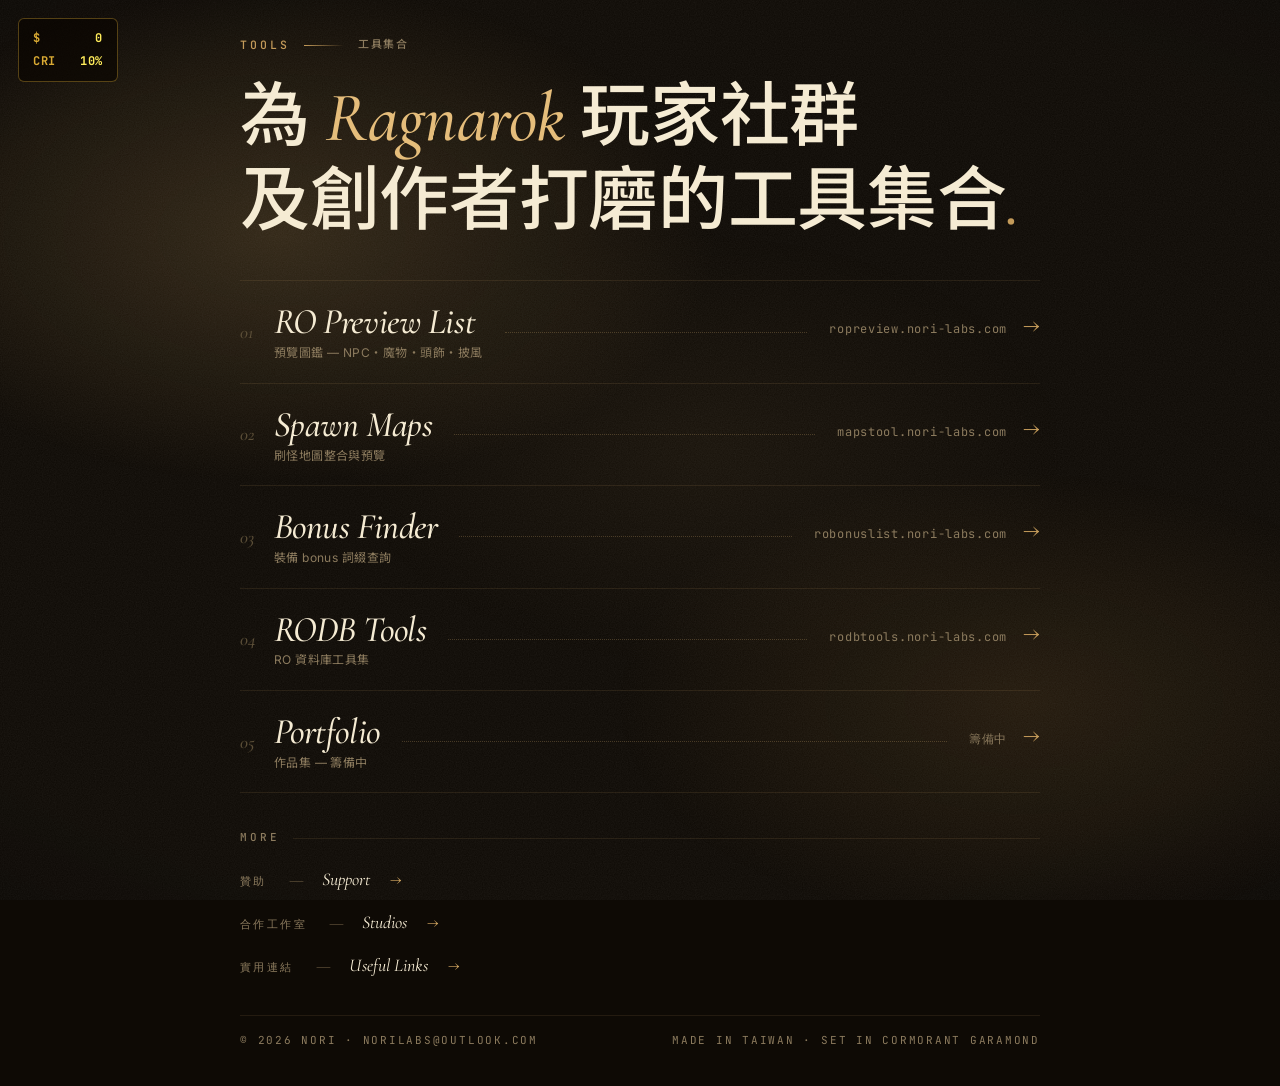
<file: index.html>
<!DOCTYPE html>
<html lang="zh-TW">
<head>
  <meta charset="UTF-8" />
  <meta name="viewport" content="width=device-width, initial-scale=1, viewport-fit=cover" />
  <title>Nori Tools</title>
  <meta name="description" content="Nori 打磨的小工具集合。" />

  <link rel="icon" href="./favicon.ico" type="image/x-icon" />
  <link rel="shortcut icon" href="./favicon.ico" type="image/x-icon" />

  <link rel="preconnect" href="https://fonts.googleapis.com" />
  <link rel="preconnect" href="https://fonts.gstatic.com" crossorigin />
  <link
    href="https://fonts.googleapis.com/css2?family=Cormorant+Garamond:ital,wght@0,400;0,500;1,400;1,500;1,600&family=Inter:wght@400;500&family=JetBrains+Mono:wght@400;500&family=Noto+Sans+TC:wght@400;500;600&family=Noto+Serif+TC:ital,wght@0,500;0,600;1,500&display=swap"
    rel="stylesheet"
  />

  <link rel="stylesheet" href="./styles.css" />
</head>
<body>
  <main class="page">

    <header class="masthead">
      <p class="kicker-line">
        <span class="kicker-line__mark">Tools</span>
        <span class="kicker-line__rule" aria-hidden="true"></span>
        <span class="kicker-line__cn">工具集合</span>
      </p>
      <h1 class="tagline">
        為 <em class="tagline__hi">Ragnarok</em> 玩家社群<br />
        及創作者打磨的工具集合<span class="tagline__dot">.</span>
      </h1>
    </header>

    <ul class="tool-list">
      <li class="tool-row">
        <a href="https://ropreview.nori-labs.com" target="_blank" rel="noopener noreferrer">
          <span class="tool-row__no" aria-hidden="true">01</span>
          <span class="tool-row__title">
            <span class="tool-row__name"><em>RO Preview List</em></span>
            <span class="tool-row__cn">預覽圖鑑 — NPC・魔物・頭飾・披風</span>
          </span>
          <span class="tool-row__leader" aria-hidden="true"></span>
          <span class="tool-row__sub">ropreview.nori-labs.com</span>
          <span class="tool-row__arrow">→</span>
        </a>
      </li>
      <li class="tool-row">
        <a href="https://mapstool.nori-labs.com" target="_blank" rel="noopener noreferrer">
          <span class="tool-row__no" aria-hidden="true">02</span>
          <span class="tool-row__title">
            <span class="tool-row__name"><em>Spawn Maps</em></span>
            <span class="tool-row__cn">刷怪地圖整合與預覽</span>
          </span>
          <span class="tool-row__leader" aria-hidden="true"></span>
          <span class="tool-row__sub">mapstool.nori-labs.com</span>
          <span class="tool-row__arrow">→</span>
        </a>
      </li>
      <li class="tool-row">
        <a href="https://robonuslist.nori-labs.com" target="_blank" rel="noopener noreferrer">
          <span class="tool-row__no" aria-hidden="true">03</span>
          <span class="tool-row__title">
            <span class="tool-row__name"><em>Bonus Finder</em></span>
            <span class="tool-row__cn">裝備 bonus 詞綴查詢</span>
          </span>
          <span class="tool-row__leader" aria-hidden="true"></span>
          <span class="tool-row__sub">robonuslist.nori-labs.com</span>
          <span class="tool-row__arrow">→</span>
        </a>
      </li>
      <li class="tool-row">
        <a href="https://rodbtools.nori-labs.com" target="_blank" rel="noopener noreferrer">
          <span class="tool-row__no" aria-hidden="true">04</span>
          <span class="tool-row__title">
            <span class="tool-row__name"><em>RODB Tools</em></span>
            <span class="tool-row__cn">RO 資料庫工具集</span>
          </span>
          <span class="tool-row__leader" aria-hidden="true"></span>
          <span class="tool-row__sub">rodbtools.nori-labs.com</span>
          <span class="tool-row__arrow">→</span>
        </a>
      </li>
      <li class="tool-row">
        <a href="./portfolio.html">
          <span class="tool-row__no" aria-hidden="true">05</span>
          <span class="tool-row__title">
            <span class="tool-row__name"><em>Portfolio</em></span>
            <span class="tool-row__cn">作品集 — 籌備中</span>
          </span>
          <span class="tool-row__leader" aria-hidden="true"></span>
          <span class="tool-row__sub">籌備中</span>
          <span class="tool-row__arrow">→</span>
        </a>
      </li>
    </ul>

    <section class="meta-stack" aria-label="其他連結">

      <p class="meta-stack__head">
        <span class="meta-stack__head-mark">More</span>
        <span class="meta-stack__head-rule" aria-hidden="true"></span>
      </p>

      <div class="meta-line">
        <span class="meta-line__label">贊助</span>
        <span class="meta-line__sep">—</span>
        <a class="meta-link" href="./donate.html">Support</a>
        <span class="meta-link__arrow" aria-hidden="true">→</span>
      </div>

      <div class="meta-line">
        <span class="meta-line__label">合作工作室</span>
        <span class="meta-line__sep">—</span>
        <a class="meta-link" href="./studios.html">Studios</a>
        <span class="meta-link__arrow" aria-hidden="true">→</span>
      </div>

      <div class="meta-line">
        <span class="meta-line__label">實用連結</span>
        <span class="meta-line__sep">—</span>
        <a class="meta-link" href="./links.html">Useful Links</a>
        <span class="meta-link__arrow" aria-hidden="true">→</span>
      </div>

    </section>

    <footer class="colophon">
      <p>© 2026 Nori · norilabs@outlook.com</p>
      <p>Made in Taiwan · Set in Cormorant Garamond</p>
    </footer>

  </main>

  <script src="./cursor.js" defer></script>
  <script src="./poring.js" defer></script>
</body>
</html>
</file>
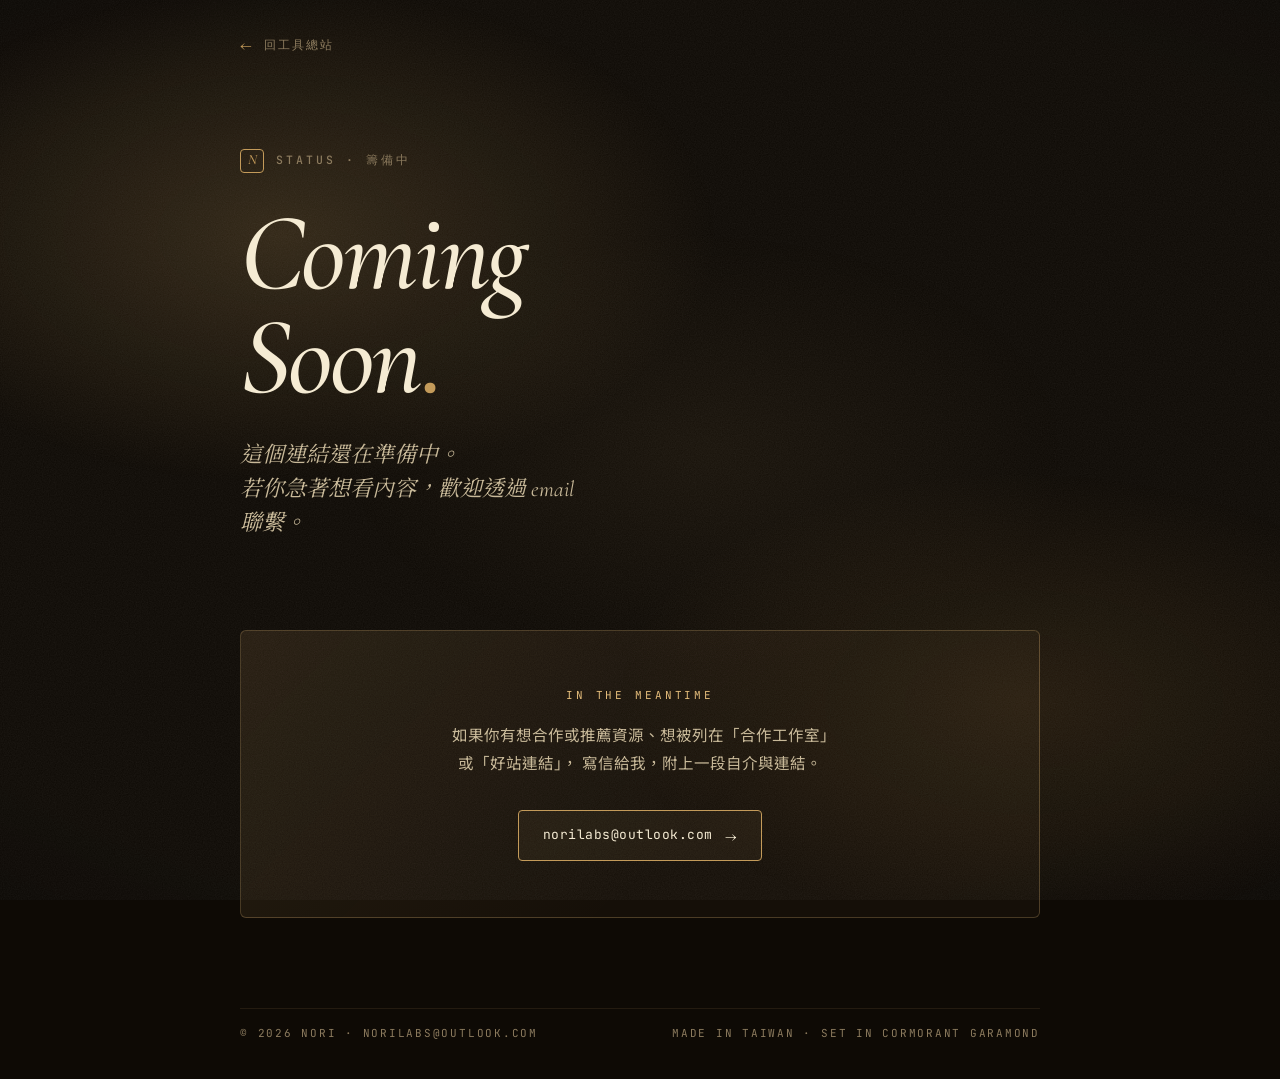
<file: coming-soon.html>
<!DOCTYPE html>
<html lang="zh-TW">
<head>
  <meta charset="UTF-8" />
  <meta name="viewport" content="width=device-width, initial-scale=1, viewport-fit=cover" />
  <title>Coming Soon · Nori Tools</title>
  <meta name="description" content="這個連結還在準備中。" />

  <link rel="icon" href="./favicon.ico" type="image/x-icon" />
  <link rel="shortcut icon" href="./favicon.ico" type="image/x-icon" />

  <link rel="preconnect" href="https://fonts.googleapis.com" />
  <link rel="preconnect" href="https://fonts.gstatic.com" crossorigin />
  <link
    href="https://fonts.googleapis.com/css2?family=Cormorant+Garamond:ital,wght@0,400;0,500;1,400;1,500;1,600&family=Inter:wght@400;500&family=JetBrains+Mono:wght@400;500&family=Noto+Sans+TC:wght@400;500&family=Noto+Serif+TC:ital,wght@0,500;1,500&display=swap"
    rel="stylesheet"
  />

  <link rel="stylesheet" href="./styles.css" />
</head>
<body>
  <main class="page">

    <a href="./" class="back-link">
      <span class="back-link__arrow">←</span>
      <span>回工具總站</span>
    </a>

    <header class="masthead">
      <p class="kicker">
        <span class="kicker__mark">N</span>
        Status · 籌備中
      </p>
      <h1 class="title"><em>Coming<br />Soon<span class="title__dot">.</span></em></h1>
      <p class="lede">
        這個連結還在準備中。<br />
        若你急著想看內容，歡迎透過 email 聯繫。
      </p>
    </header>

    <section class="donate-empty" aria-label="聯絡">
      <p class="donate-empty__kicker">In the meantime</p>
      <p class="donate-empty__desc">
        如果你有想合作或推薦資源、想被列在「合作工作室」或「好站連結」，
        寫信給我，附上一段自介與連結。
      </p>
      <a href="mailto:norilabs@outlook.com" class="donate-empty__email">
        <span>norilabs@outlook.com</span>
        <span class="donate-empty__email-arrow">→</span>
      </a>
    </section>

    <footer class="colophon">
      <p>© 2026 Nori · norilabs@outlook.com</p>
      <p>Made in Taiwan · Set in Cormorant Garamond</p>
    </footer>

  </main>
  <script src="./cursor.js" defer></script>
</body>
</html>
</file>
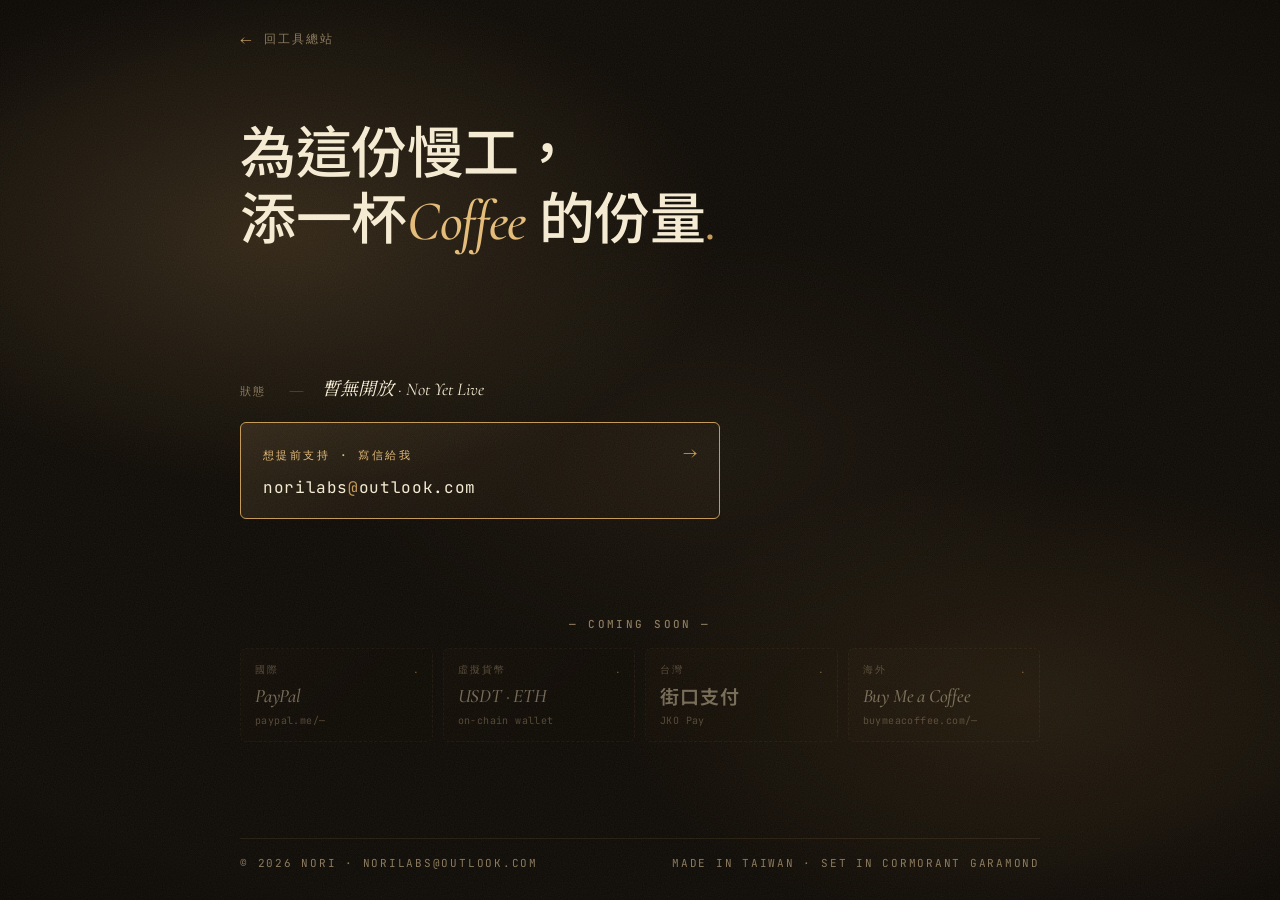
<file: donate.html>
<!DOCTYPE html>
<html lang="zh-TW">
<head>
  <meta charset="UTF-8" />
  <meta name="viewport" content="width=device-width, initial-scale=1, viewport-fit=cover" />
  <title>贊助 · Nori Tools</title>
  <meta name="description" content="支持 Nori Tools 的贊助方式。" />

  <link rel="icon" href="./favicon.ico" type="image/x-icon" />
  <link rel="shortcut icon" href="./favicon.ico" type="image/x-icon" />

  <link rel="preconnect" href="https://fonts.googleapis.com" />
  <link rel="preconnect" href="https://fonts.gstatic.com" crossorigin />
  <link
    href="https://fonts.googleapis.com/css2?family=Cormorant+Garamond:ital,wght@0,400;0,500;1,400;1,500;1,600&family=Inter:wght@400;500&family=JetBrains+Mono:wght@400;500&family=Noto+Sans+TC:wght@400;500;600;700&family=Noto+Serif+TC:ital,wght@0,500;1,500&display=swap"
    rel="stylesheet"
  />

  <link rel="stylesheet" href="./styles.css" />
</head>
<body>
  <main class="page page--dense">

    <header class="masthead masthead--compact">
      <a href="./" class="back-link">
        <span class="back-link__arrow">←</span>
        <span>回工具總站</span>
      </a>
      <h1 class="tagline tagline--compact">
        為這份慢工，<br />
        添一杯<em class="tagline__hi">Coffee</em> 的份量<span class="tagline__dot">.</span>
      </h1>
    </header>

    <section class="donate-status donate-status--tight">

      <div class="meta-line">
        <span class="meta-line__label">狀態</span>
        <span class="meta-line__sep">—</span>
        <span class="meta-link" style="font-style: italic;">暫無開放 · Not Yet Live</span>
      </div>

      <a href="mailto:norilabs@outlook.com" class="donate-cta">
        <span class="donate-cta__top">
          <span class="donate-cta__cat">想提前支持 · 寫信給我</span>
          <span class="donate-cta__arrow">→</span>
        </span>
        <span class="donate-cta__addr">norilabs<span class="donate-cta__at">@</span>outlook.com</span>
      </a>

    </section>

    <section class="coming-soon-grid" aria-label="未來贊助管道">
      <p class="meta-line__label coming-soon-grid__heading">— Coming Soon —</p>
      <div class="link-tile-grid link-tile-grid--dense">

        <div class="link-tile link-tile--soon">
          <div class="link-tile__top"><span class="link-tile__cat">國際</span><span class="link-tile__arrow">·</span></div>
          <h2 class="link-tile__name"><em>PayPal</em></h2>
          <span class="link-tile__url">paypal.me/—</span>
        </div>

        <div class="link-tile link-tile--soon">
          <div class="link-tile__top"><span class="link-tile__cat">虛擬貨幣</span><span class="link-tile__arrow">·</span></div>
          <h2 class="link-tile__name"><em>USDT &middot; ETH</em></h2>
          <span class="link-tile__url">on-chain wallet</span>
        </div>

        <div class="link-tile link-tile--soon">
          <div class="link-tile__top"><span class="link-tile__cat">台灣</span><span class="link-tile__arrow">·</span></div>
          <h2 class="link-tile__name link-tile__name--cjk"><em>街口支付</em></h2>
          <span class="link-tile__url">JKO Pay</span>
        </div>

        <div class="link-tile link-tile--soon">
          <div class="link-tile__top"><span class="link-tile__cat">海外</span><span class="link-tile__arrow">·</span></div>
          <h2 class="link-tile__name"><em>Buy Me a Coffee</em></h2>
          <span class="link-tile__url">buymeacoffee.com/—</span>
        </div>

      </div>
    </section>

    <footer class="colophon">
      <p>© 2026 Nori · norilabs@outlook.com</p>
      <p>Made in Taiwan · Set in Cormorant Garamond</p>
    </footer>

  </main>
  <script src="./cursor.js" defer></script>
</body>
</html>
</file>
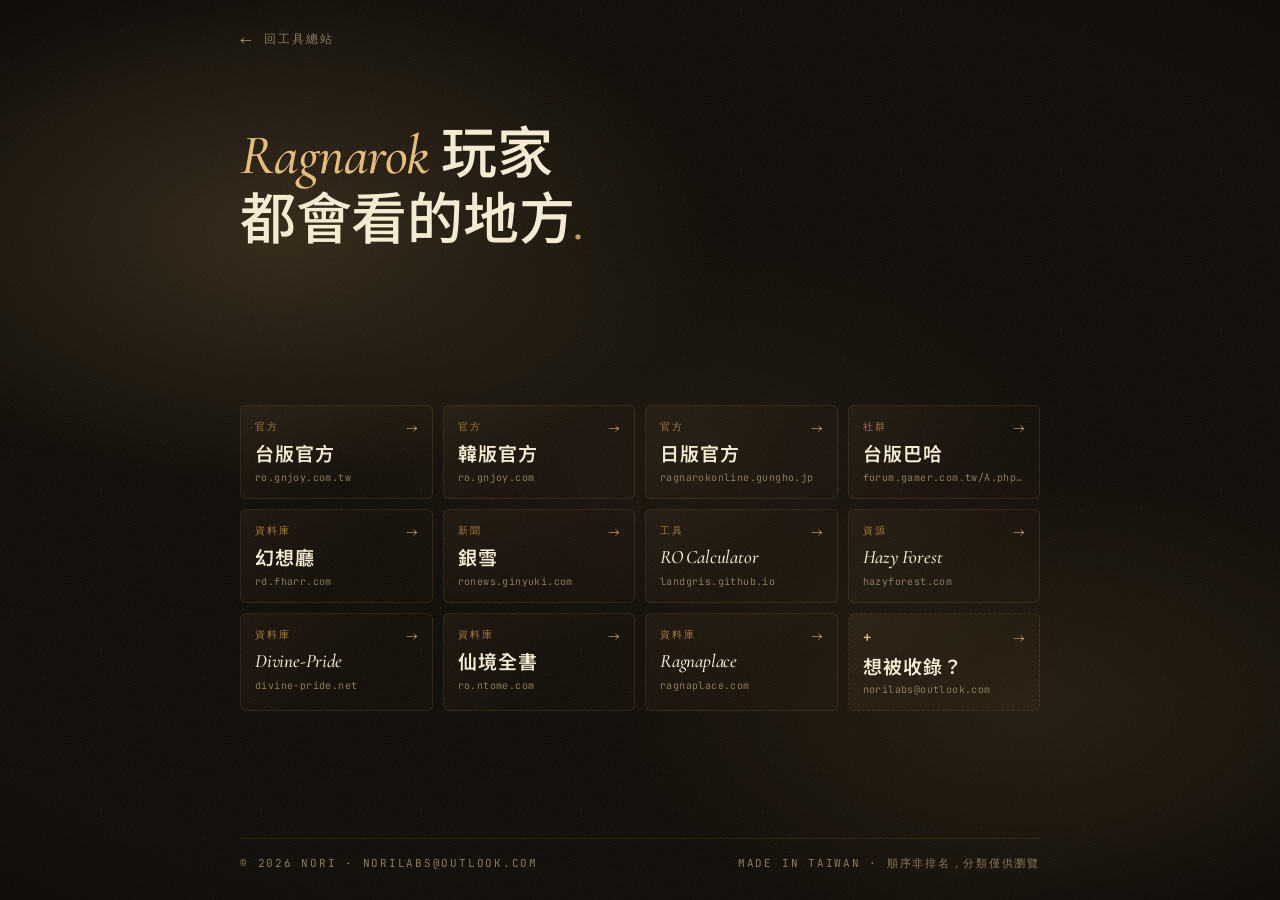
<file: links.html>
<!DOCTYPE html>
<html lang="zh-TW">
<head>
  <meta charset="UTF-8" />
  <meta name="viewport" content="width=device-width, initial-scale=1, viewport-fit=cover" />
  <title>實用連結 · Nori Tools</title>
  <meta name="description" content="Nori Tools 推薦的實用連結。" />

  <link rel="icon" href="./favicon.ico" type="image/x-icon" />
  <link rel="shortcut icon" href="./favicon.ico" type="image/x-icon" />

  <link rel="preconnect" href="https://fonts.googleapis.com" />
  <link rel="preconnect" href="https://fonts.gstatic.com" crossorigin />
  <link
    href="https://fonts.googleapis.com/css2?family=Cormorant+Garamond:ital,wght@0,400;0,500;1,400;1,500;1,600&family=Inter:wght@400;500&family=JetBrains+Mono:wght@400;500&family=Noto+Sans+TC:wght@400;500;600;700&family=Noto+Serif+TC:ital,wght@0,500;1,500&display=swap"
    rel="stylesheet"
  />

  <link rel="stylesheet" href="./styles.css" />
</head>
<body>
  <main class="page page--dense">

    <header class="masthead masthead--compact">
      <a href="./" class="back-link">
        <span class="back-link__arrow">←</span>
        <span>回工具總站</span>
      </a>
      <h1 class="tagline tagline--compact">
        <em class="tagline__hi">Ragnarok</em> 玩家<br />
        都會看的地方<span class="tagline__dot">.</span>
      </h1>
    </header>

    <div class="link-tile-grid link-tile-grid--dense">

      <a class="link-tile" href="https://ro.gnjoy.com.tw/" target="_blank" rel="noopener noreferrer">
        <div class="link-tile__top"><span class="link-tile__cat">官方</span><span class="link-tile__arrow">→</span></div>
        <h2 class="link-tile__name link-tile__name--cjk"><em>台版官方</em></h2>
        <span class="link-tile__url">ro.gnjoy.com.tw</span>
      </a>

      <a class="link-tile" href="https://ro.gnjoy.com/" target="_blank" rel="noopener noreferrer">
        <div class="link-tile__top"><span class="link-tile__cat">官方</span><span class="link-tile__arrow">→</span></div>
        <h2 class="link-tile__name link-tile__name--cjk"><em>韓版官方</em></h2>
        <span class="link-tile__url">ro.gnjoy.com</span>
      </a>

      <a class="link-tile" href="https://ragnarokonline.gungho.jp/" target="_blank" rel="noopener noreferrer">
        <div class="link-tile__top"><span class="link-tile__cat">官方</span><span class="link-tile__arrow">→</span></div>
        <h2 class="link-tile__name link-tile__name--cjk"><em>日版官方</em></h2>
        <span class="link-tile__url">ragnarokonline.gungho.jp</span>
      </a>

      <a class="link-tile" href="https://forum.gamer.com.tw/A.php?bsn=4212" target="_blank" rel="noopener noreferrer">
        <div class="link-tile__top"><span class="link-tile__cat">社群</span><span class="link-tile__arrow">→</span></div>
        <h2 class="link-tile__name link-tile__name--cjk"><em>台版巴哈</em></h2>
        <span class="link-tile__url">forum.gamer.com.tw/A.php?bsn=4212</span>
      </a>

      <a class="link-tile" href="https://rd.fharr.com/" target="_blank" rel="noopener noreferrer">
        <div class="link-tile__top"><span class="link-tile__cat">資料庫</span><span class="link-tile__arrow">→</span></div>
        <h2 class="link-tile__name link-tile__name--cjk"><em>幻想廳</em></h2>
        <span class="link-tile__url">rd.fharr.com</span>
      </a>

      <a class="link-tile" href="https://ronews.ginyuki.com/" target="_blank" rel="noopener noreferrer">
        <div class="link-tile__top"><span class="link-tile__cat">新聞</span><span class="link-tile__arrow">→</span></div>
        <h2 class="link-tile__name link-tile__name--cjk"><em>銀雪</em></h2>
        <span class="link-tile__url">ronews.ginyuki.com</span>
      </a>

      <a class="link-tile" href="https://landgris.github.io/ROCalculator/" target="_blank" rel="noopener noreferrer">
        <div class="link-tile__top"><span class="link-tile__cat">工具</span><span class="link-tile__arrow">→</span></div>
        <h2 class="link-tile__name"><em>RO Calculator</em></h2>
        <span class="link-tile__url">landgris.github.io</span>
      </a>

      <a class="link-tile" href="https://hazyforest.com/start" target="_blank" rel="noopener noreferrer">
        <div class="link-tile__top"><span class="link-tile__cat">資源</span><span class="link-tile__arrow">→</span></div>
        <h2 class="link-tile__name"><em>Hazy Forest</em></h2>
        <span class="link-tile__url">hazyforest.com</span>
      </a>

      <a class="link-tile" href="https://www.divine-pride.net/" target="_blank" rel="noopener noreferrer">
        <div class="link-tile__top"><span class="link-tile__cat">資料庫</span><span class="link-tile__arrow">→</span></div>
        <h2 class="link-tile__name"><em>Divine-Pride</em></h2>
        <span class="link-tile__url">divine-pride.net</span>
      </a>

      <a class="link-tile" href="https://ro.ntome.com/" target="_blank" rel="noopener noreferrer">
        <div class="link-tile__top"><span class="link-tile__cat">資料庫</span><span class="link-tile__arrow">→</span></div>
        <h2 class="link-tile__name link-tile__name--cjk"><em>仙境全書</em></h2>
        <span class="link-tile__url">ro.ntome.com</span>
      </a>

      <a class="link-tile" href="https://ragnaplace.com/zh-t" target="_blank" rel="noopener noreferrer">
        <div class="link-tile__top"><span class="link-tile__cat">資料庫</span><span class="link-tile__arrow">→</span></div>
        <h2 class="link-tile__name"><em>Ragnaplace</em></h2>
        <span class="link-tile__url">ragnaplace.com</span>
      </a>

      <a class="link-tile link-tile--cta" href="mailto:norilabs@outlook.com">
        <div class="link-tile__top"><span class="link-tile__cat">+</span><span class="link-tile__arrow">→</span></div>
        <h2 class="link-tile__name link-tile__name--cjk"><em>想被收錄？</em></h2>
        <span class="link-tile__url">norilabs@outlook.com</span>
      </a>

    </div>

    <footer class="colophon">
      <p>© 2026 Nori · norilabs@outlook.com</p>
      <p>Made in Taiwan · 順序非排名，分類僅供瀏覽</p>
    </footer>

  </main>
  <script src="./cursor.js" defer></script>
</body>
</html>
</file>
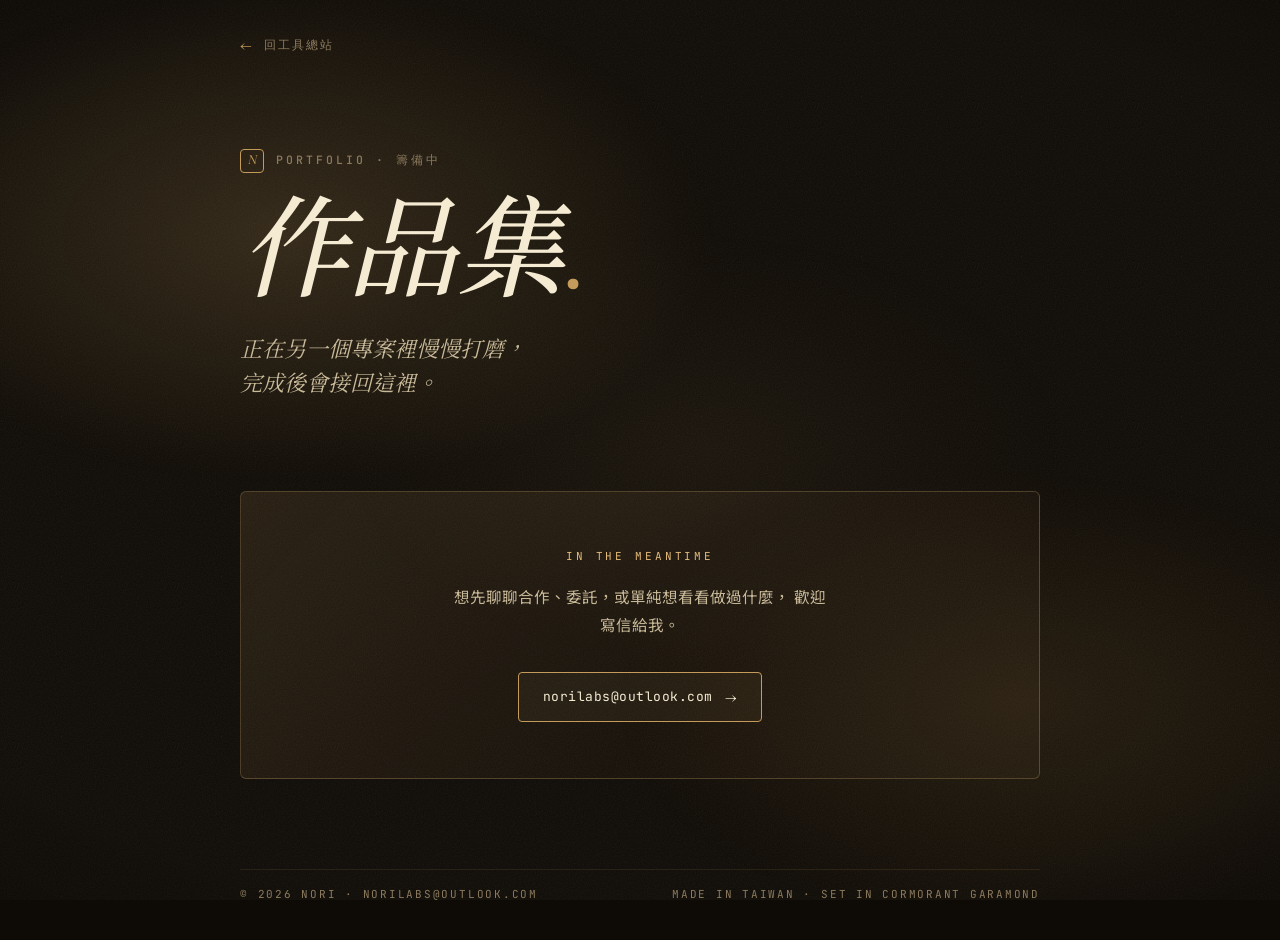
<file: portfolio.html>
<!DOCTYPE html>
<html lang="zh-TW">
<head>
  <meta charset="UTF-8" />
  <meta name="viewport" content="width=device-width, initial-scale=1, viewport-fit=cover" />
  <title>作品集 · Nori Tools</title>
  <meta name="description" content="Nori 的作品集，籌備中。" />

  <link rel="icon" href="./favicon.ico" type="image/x-icon" />
  <link rel="shortcut icon" href="./favicon.ico" type="image/x-icon" />

  <link rel="preconnect" href="https://fonts.googleapis.com" />
  <link rel="preconnect" href="https://fonts.gstatic.com" crossorigin />
  <link
    href="https://fonts.googleapis.com/css2?family=Cormorant+Garamond:ital,wght@0,400;0,500;1,400;1,500;1,600&family=Inter:wght@400;500&family=JetBrains+Mono:wght@400;500&family=Noto+Sans+TC:wght@400;500;600;700&family=Noto+Serif+TC:ital,wght@0,500;1,500&display=swap"
    rel="stylesheet"
  />

  <link rel="stylesheet" href="./styles.css" />
</head>
<body>
  <main class="page">

    <a href="./" class="back-link">
      <span class="back-link__arrow">←</span>
      <span>回工具總站</span>
    </a>

    <header class="masthead">
      <p class="kicker">
        <span class="kicker__mark">N</span>
        Portfolio · 籌備中
      </p>
      <h1 class="title"><em>作品集<span class="title__dot">.</span></em></h1>
      <p class="lede">
        正在另一個專案裡慢慢打磨，<br />
        完成後會接回這裡。
      </p>
    </header>

    <section class="donate-empty" aria-label="聯絡">
      <p class="donate-empty__kicker">In the meantime</p>
      <p class="donate-empty__desc">
        想先聊聊合作、委託，或單純想看看做過什麼，
        歡迎寫信給我。
      </p>
      <a href="mailto:norilabs@outlook.com" class="donate-empty__email">
        <span>norilabs@outlook.com</span>
        <span class="donate-empty__email-arrow">→</span>
      </a>
    </section>

    <footer class="colophon">
      <p>© 2026 Nori · norilabs@outlook.com</p>
      <p>Made in Taiwan · Set in Cormorant Garamond</p>
    </footer>

  </main>
  <script src="./cursor.js" defer></script>
</body>
</html>
</file>
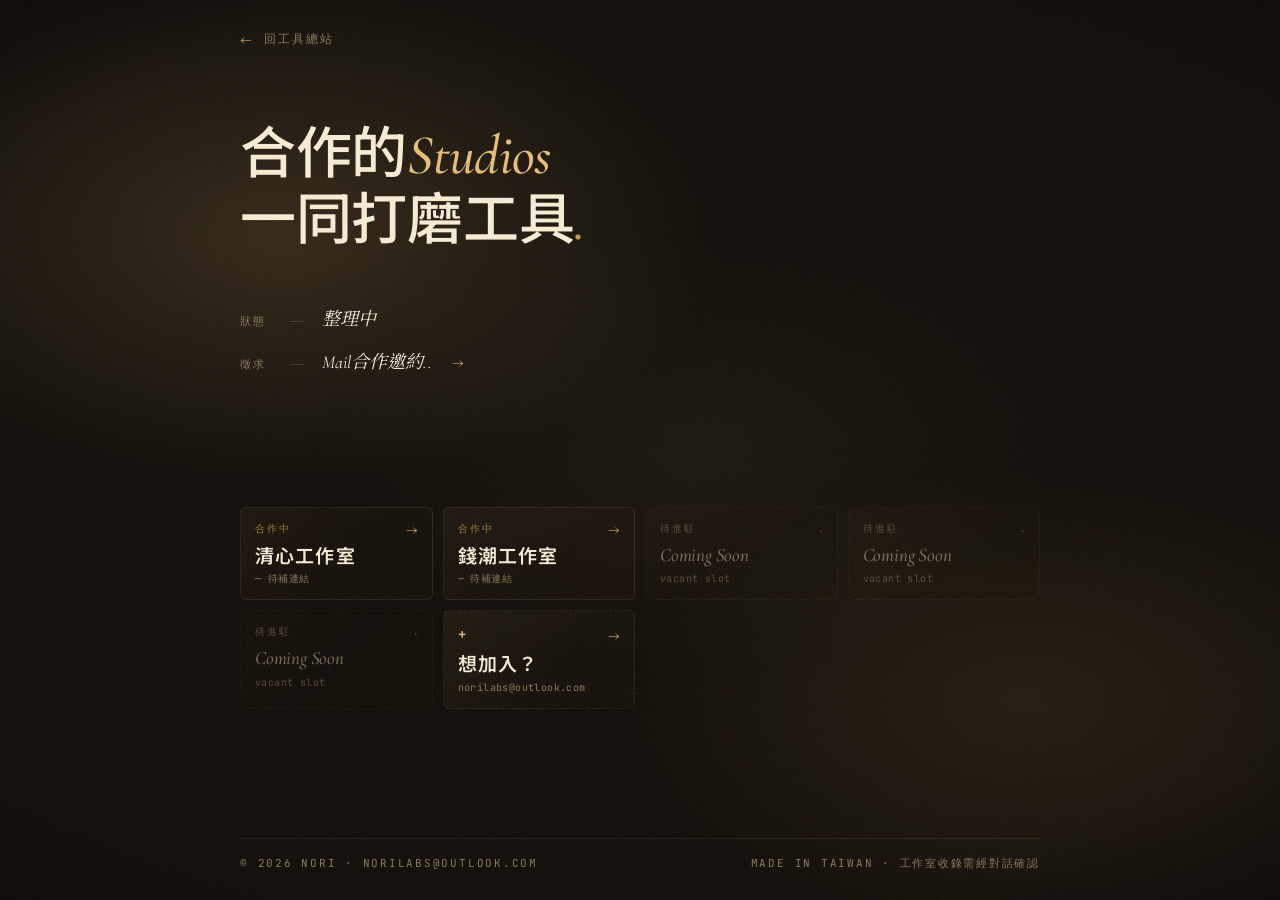
<file: studios.html>
<!DOCTYPE html>
<html lang="zh-TW">
<head>
  <meta charset="UTF-8" />
  <meta name="viewport" content="width=device-width, initial-scale=1, viewport-fit=cover" />
  <title>合作工作室 · Nori Tools</title>
  <meta name="description" content="與 Nori Tools 合作的工作室。" />

  <link rel="icon" href="./favicon.ico" type="image/x-icon" />
  <link rel="shortcut icon" href="./favicon.ico" type="image/x-icon" />

  <link rel="preconnect" href="https://fonts.googleapis.com" />
  <link rel="preconnect" href="https://fonts.gstatic.com" crossorigin />
  <link
    href="https://fonts.googleapis.com/css2?family=Cormorant+Garamond:ital,wght@0,400;0,500;1,400;1,500;1,600&family=Inter:wght@400;500&family=JetBrains+Mono:wght@400;500&family=Noto+Sans+TC:wght@400;500;600;700&family=Noto+Serif+TC:ital,wght@0,500;1,500&display=swap"
    rel="stylesheet"
  />

  <link rel="stylesheet" href="./styles.css" />
</head>
<body>
  <main class="page page--dense">

    <header class="masthead masthead--compact">
      <a href="./" class="back-link">
        <span class="back-link__arrow">←</span>
        <span>回工具總站</span>
      </a>
      <h1 class="tagline tagline--compact">
        合作的<em class="tagline__hi">Studios</em><br />
        一同打磨工具<span class="tagline__dot">.</span>
      </h1>
    </header>

    <div class="meta-stack" aria-label="工作室狀態">
      <div class="meta-line">
        <span class="meta-line__label">狀態</span>
        <span class="meta-line__sep">—</span>
        <span class="meta-link" style="font-style: italic;">整理中</span>
      </div>
      <div class="meta-line">
        <span class="meta-line__label">徵求</span>
        <span class="meta-line__sep">—</span>
        <a class="meta-link" href="mailto:norilabs@outlook.com">Mail合作邀約..</a>
        <span class="meta-link__arrow" aria-hidden="true">→</span>
      </div>
    </div>

    <div class="link-tile-grid link-tile-grid--dense">

      <a class="link-tile" href="#" target="_blank" rel="noopener noreferrer">
        <div class="link-tile__top">
          <span class="link-tile__cat">合作中</span>
          <span class="link-tile__arrow">→</span>
        </div>
        <h2 class="link-tile__name link-tile__name--cjk"><em>清心工作室</em></h2>
        <span class="link-tile__url">— 待補連結</span>
      </a>

      <a class="link-tile" href="#" target="_blank" rel="noopener noreferrer">
        <div class="link-tile__top">
          <span class="link-tile__cat">合作中</span>
          <span class="link-tile__arrow">→</span>
        </div>
        <h2 class="link-tile__name link-tile__name--cjk"><em>錢潮工作室</em></h2>
        <span class="link-tile__url">— 待補連結</span>
      </a>

      <div class="link-tile link-tile--soon">
        <div class="link-tile__top">
          <span class="link-tile__cat">待進駐</span>
          <span class="link-tile__arrow">·</span>
        </div>
        <h2 class="link-tile__name"><em>Coming Soon</em></h2>
        <span class="link-tile__url">vacant slot</span>
      </div>

      <div class="link-tile link-tile--soon">
        <div class="link-tile__top">
          <span class="link-tile__cat">待進駐</span>
          <span class="link-tile__arrow">·</span>
        </div>
        <h2 class="link-tile__name"><em>Coming Soon</em></h2>
        <span class="link-tile__url">vacant slot</span>
      </div>

      <div class="link-tile link-tile--soon">
        <div class="link-tile__top">
          <span class="link-tile__cat">待進駐</span>
          <span class="link-tile__arrow">·</span>
        </div>
        <h2 class="link-tile__name"><em>Coming Soon</em></h2>
        <span class="link-tile__url">vacant slot</span>
      </div>

      <a class="link-tile link-tile--cta" href="mailto:norilabs@outlook.com">
        <div class="link-tile__top">
          <span class="link-tile__cat">+</span>
          <span class="link-tile__arrow">→</span>
        </div>
        <h2 class="link-tile__name link-tile__name--cjk"><em>想加入？</em></h2>
        <span class="link-tile__url">norilabs@outlook.com</span>
      </a>

    </div>

    <footer class="colophon">
      <p>© 2026 Nori · norilabs@outlook.com</p>
      <p>Made in Taiwan · 工作室收錄需經對話確認</p>
    </footer>

  </main>
  <script src="./cursor.js" defer></script>
</body>
</html>
</file>
<file: styles.css>
/* ============================================================
   Nori · Tools — rotools.nori-labs.com
   Visual: 深夜墨色 + 古銅金箔 · 義式斜體點綴 · 紙張紋理
   Constraints:
     - 進站全頁可見（min-height: 100vh，flex 分配）
     - GPU 安全：無 filter:blur、無 backdrop-filter、單一 transform 動畫
   ============================================================ */

/* ---------- Tokens ---------- */
:root {
  /* Paper (deep ink, warm-tinted black) */
  --paper:        #0E0A05;
  --paper-soft:   #15100A;
  --paper-deep:   #1F180F;

  /* Ink (warm cream + muted) */
  --ink:          #F5EBD3;
  --ink-soft:     #C8B999;
  --ink-dim:      #8C7B5E;
  --ink-faint:    #5C4F38;

  /* Accent (古銅 / brass gold) */
  --gold:         #C49B5A;
  --gold-deep:    #A87B3C;
  --gold-bright:  #E5BD7B;
  --gold-tint:    rgba(196, 155, 90, 0.16);

  /* Hairlines (warm gold-tinted) */
  --rule:         rgba(229, 189, 123, 0.10);
  --rule-strong:  rgba(229, 189, 123, 0.24);

  /* Type stacks */
  --serif: "Cormorant Garamond", "Noto Serif TC", "Times New Roman", Georgia, serif;
  --sans:  "Inter", "Noto Sans TC", "PingFang TC", system-ui, -apple-system, sans-serif;
  --mono:  "JetBrains Mono", ui-monospace, "SFMono-Regular", Menlo, Consolas, monospace;
}

/* ---------- Reset ---------- */
*, *::before, *::after { box-sizing: border-box; }
html, body { margin: 0; padding: 0; }

html {
  -webkit-text-size-adjust: 100%;
  scroll-behavior: smooth;
}

body {
  background-color: var(--paper);
  color: var(--ink);
  font-family: var(--sans);
  font-size: 16px;
  line-height: 1.6;
  -webkit-font-smoothing: antialiased;
  -moz-osx-font-smoothing: grayscale;
  text-rendering: optimizeLegibility;
  font-feature-settings: "ss01", "cv11";
  min-height: 100vh;
  overflow-x: hidden;
  position: relative;

  /* 隱藏原生 cursor — 由下方 .ro-cursor div 接管 */
  cursor: none;
}

/* 觸控裝置 / 沒有 hover 能力的裝置 → 還原原生 cursor */
@media (hover: none), (pointer: coarse) {
  body { cursor: auto; }
  .ro-cursor { display: none !important; }
}

a, button, [role="button"], .tool-row a, .link-tile, .donate-cta,
.meta-link, .back-link, [type="submit"] {
  cursor: none;
}

/* ---------- RO 自訂游標 ----------
   預設（idle）= 5-frame 箭頭旋轉
   hover 在按鈕／可點元素 = 2-frame 貓循環
   mousedown = 對應狀態凍結幀 + 縮 0.92
*/
.ro-cursor {
  position: fixed;
  top: 0;
  left: 0;
  width: 32px;
  height: 32px;
  pointer-events: none;
  z-index: 9999;
  transform: translate3d(-100px, -100px, 0);
  background-position: center center;
  background-repeat: no-repeat;
  /* 預設 = 箭頭 5-frame 旋轉 */
  animation: ro-arrow 0.45s steps(1) infinite;
  will-change: transform, background-image;
}

@keyframes ro-arrow {
  0%   { background-image: url("./cursors/active-1.png"); }
  20%  { background-image: url("./cursors/active-2.png"); }
  40%  { background-image: url("./cursors/active-3.png"); }
  60%  { background-image: url("./cursors/active-4.png"); }
  80%  { background-image: url("./cursors/active-5.png"); }
  100% { background-image: url("./cursors/active-1.png"); }
}

/* hover 在可點元素 → 2-frame 貓動畫 */
.ro-cursor.is-active {
  animation: ro-cat 0.55s steps(1) infinite;
}
@keyframes ro-cat {
  0%, 49.9% { background-image: url("./cursors/idle-1.png"); }
  50%, 100% { background-image: url("./cursors/idle-2.png"); }
}

/* hover 在波利上 → 攻擊圖示（靜態） */
.ro-cursor.is-attack {
  animation: none !important;
  background-image: url("./cursors/attack.png");
}

/* hover 在蘋果上 → 撿取圖示（3-frame 動畫） */
.ro-cursor.is-pickup {
  animation: ro-pickup 0.45s steps(1) infinite;
}
@keyframes ro-pickup {
  0%, 32%   { background-image: url("./cursors/pickup-1.png"); }
  33%, 65%  { background-image: url("./cursors/pickup-2.png"); }
  66%, 100% { background-image: url("./cursors/pickup-3.png"); }
}

/* mousedown：依不同 hover 狀態凍結對應幀 */
.ro-cursor.is-pressed {
  animation: none !important;
  background-image: url("./cursors/active-3.png");
  transform: translate3d(var(--x, -100px), var(--y, -100px), 0) scale(0.92);
}
.ro-cursor.is-pressed.is-active {
  background-image: url("./cursors/idle-2.png");
}
.ro-cursor.is-pressed.is-attack {
  background-image: url("./cursors/attack.png");
  transform: translate3d(var(--x, -100px), var(--y, -100px), 0) scale(1.1);
}
.ro-cursor.is-pressed.is-pickup {
  animation: none !important;
  background-image: url("./cursors/pickup-3.png");
}

/* prefers-reduced-motion → 凍結單格 */
@media (prefers-reduced-motion: reduce) {
  .ro-cursor {
    animation: none;
    background-image: url("./cursors/active-1.png");
  }
  .ro-cursor.is-active {
    background-image: url("./cursors/idle-1.png");
  }
}

/* ---------- Background layers ----------
   1. body::before  — static warm wash (no animation — 符合性能底線，禁無限動畫)
   2. body::after   — vignette + paper grain (static SVG noise, no animation)
*/
body::before {
  content: "";
  position: fixed;
  inset: 0;
  z-index: -2;
  pointer-events: none;
  background:
    radial-gradient(ellipse 55vw 45vh at 22% 26%, rgba(196, 155, 90, 0.20), transparent 62%),
    radial-gradient(ellipse 50vw 40vh at 80% 78%, rgba(168, 123, 60, 0.14), transparent 64%),
    radial-gradient(ellipse 40vw 34vh at 55% 50%, rgba(229, 189, 123, 0.05), transparent 72%);
}

body::after {
  content: "";
  position: fixed;
  inset: 0;
  z-index: -1;
  pointer-events: none;
  background:
    /* Vignette (darker corners) */
    radial-gradient(ellipse 130% 100% at 50% 50%, transparent 50%, rgba(0, 0, 0, 0.55) 100%),
    /* Static SVG grain (rendered once, cheap to repeat-tile) */
    url("data:image/svg+xml;utf8,<svg xmlns='http://www.w3.org/2000/svg' width='160' height='160'><filter id='n'><feTurbulence type='fractalNoise' baseFrequency='0.85' numOctaves='2' stitchTiles='stitch'/><feColorMatrix values='0 0 0 0 1  0 0 0 0 1  0 0 0 0 1  0 0 0 0.06 0'/></filter><rect width='100%25' height='100%25' filter='url(%23n)'/></svg>");
  background-size: cover, 160px 160px;
  background-repeat: no-repeat, repeat;
}

::selection { background: var(--gold-tint); color: var(--ink); }

a { color: inherit; text-decoration: none; }

code, pre {
  font-family: var(--mono);
  font-size: 0.92em;
  background: rgba(229, 189, 123, 0.06);
  border: 1px solid var(--rule);
  border-radius: 4px;
  padding: 0.05em 0.4em;
}

/* ---------- Page (fit in viewport) ---------- */
.page {
  max-width: 880px;
  margin: 0 auto;
  padding: 4vh 40px;
  min-height: 100vh;
  display: flex;
  flex-direction: column;
  justify-content: space-between;
  gap: 4vh;
}

/* 一次性進場：fade-up（forwards 播一次就停 — 非無限動畫，符合性能底線）
   masthead → tool-list → meta → colophon 依序錯開登場 */
.masthead,
.tool-list,
.meta-stack,
.colophon {
  opacity: 0;
  animation: enter-rise 0.7s cubic-bezier(0.22, 1, 0.36, 1) forwards;
}
.masthead   { animation-delay: 0.05s; }
.tool-list  { animation-delay: 0.18s; }
.meta-stack { animation-delay: 0.30s; }
.colophon   { animation-delay: 0.42s; }

@keyframes enter-rise {
  from { opacity: 0; transform: translate3d(0, 14px, 0); }
  to   { opacity: 1; transform: translate3d(0, 0, 0); }
}

/* ---------- Masthead ---------- */
.masthead {
  flex: 0 0 auto;
}

/* Kicker 小標：Tools — 工具集合（補開場層次，非 logo） */
.kicker-line {
  display: flex;
  align-items: center;
  gap: 14px;
  margin: 0 0 22px;
  font-family: var(--mono);
  font-size: 11.5px;
  font-weight: 500;
  letter-spacing: 0.26em;
  text-transform: uppercase;
  color: var(--gold);
}
.kicker-line__cn {
  font-family: var(--sans);
  font-size: 11px;
  font-weight: 500;
  letter-spacing: 0.16em;
  text-transform: none;
  color: var(--ink-dim);
}
.kicker-line__rule {
  width: 40px;
  height: 1px;
  background: linear-gradient(90deg, var(--gold), transparent);
}

.handle {
  display: inline-block;
  font-family: var(--mono);
  font-size: 12.5px;
  font-weight: 500;
  letter-spacing: 0.20em;
  color: var(--gold);
  margin: 0 0 28px;
  padding: 6px 12px;
  border: 1px solid var(--gold);
  border-radius: 3px;
  text-transform: lowercase;
}
.handle__at {
  color: var(--gold-deep);
  margin: 0 1px;
}

/* 大標題：中文走 Noto Sans TC 直立中等字重（現代不傳統）
   Latin "Ragnarok" 用 Cormorant Garamond italic 金色（古典點綴）
   font cascade 自動分配：Latin → Cormorant，Chinese → Noto Sans TC */
.tagline {
  font-family: "Cormorant Garamond", "Noto Sans TC", "PingFang TC", "Microsoft JhengHei", sans-serif;
  font-weight: 500;
  font-style: normal;
  font-size: clamp(36px, 5.6vw, 70px);
  line-height: 1.2;
  letter-spacing: -0.005em;
  margin: 0;
  color: var(--ink);
}
.tagline__hi {
  font-family: var(--serif);
  font-style: italic;
  font-weight: 500;
  color: var(--gold-bright);
  letter-spacing: -0.01em;
}
.tagline__dot {
  font-family: var(--serif);
  font-style: italic;
  color: var(--gold);
}

/* ---------- Tool list ---------- */
.tool-list {
  list-style: none;
  margin: 0;
  padding: 0;
  border-top: 1px solid var(--rule);
  flex: 0 0 auto;
}

.tool-row {
  border-bottom: 1px solid var(--rule);
}
.tool-row a {
  display: flex;
  align-items: baseline;
  gap: 16px;
  padding: 22px 0;
  position: relative;
  transition: color 0.35s ease, padding-left 0.35s ease;
  color: var(--ink);
}
.tool-row a:hover {
  color: var(--gold-bright);
  padding-left: 8px;
}

/* 古銅金序號 01/02/03 —— 取代原本的 hover 金線，做出目錄感 */
.tool-row__no {
  flex: 0 0 auto;
  align-self: center;
  font-family: var(--serif);
  font-style: italic;
  font-size: clamp(15px, 1.8vw, 18px);
  font-weight: 500;
  letter-spacing: 0.02em;
  color: var(--ink-faint);
  min-width: 2.2ch;
  line-height: 1;
  transition: color 0.35s ease, transform 0.35s ease;
}
.tool-row a:hover .tool-row__no {
  color: var(--gold);
  transform: translateY(-1px);
}

.tool-row__title {
  display: flex;
  flex-direction: column;
  gap: 4px;
  flex: 0 0 auto;
}

.tool-row__name {
  font-family: var(--serif);
  font-size: clamp(24px, 3.6vw, 36px);
  font-weight: 500;
  letter-spacing: -0.012em;
  line-height: 1.05;
  white-space: nowrap;
}
.tool-row__name em { font-style: italic; }

.tool-row__cn {
  font-family: var(--sans);
  font-size: 12px;
  font-weight: 400;
  letter-spacing: 0.04em;
  line-height: 1.3;
  color: var(--ink-dim);
  transition: color 0.35s ease;
}
.tool-row a:hover .tool-row__cn { color: var(--ink-soft); }

.tool-row__leader {
  flex: 1 1 auto;
  align-self: center;
  border-bottom: 1px dotted var(--rule-strong);
  margin: 0 6px;
  min-width: 24px;
  transition: border-color 0.35s ease;
}
.tool-row a:hover .tool-row__leader {
  border-bottom-color: var(--gold);
}

.tool-row__sub {
  font-family: var(--mono);
  font-size: 12px;
  letter-spacing: 0.06em;
  color: var(--ink-dim);
  white-space: nowrap;
  transition: color 0.35s ease;
}
.tool-row a:hover .tool-row__sub { color: var(--gold-bright); }

.tool-row__arrow {
  font-family: var(--serif);
  font-style: italic;
  font-size: clamp(20px, 2.6vw, 26px);
  color: var(--gold);
  line-height: 1;
  transition: transform 0.35s ease;
}
.tool-row a:hover .tool-row__arrow { transform: translateX(8px); }

/* ---------- Meta stack (Support / 合作 / 好站) ---------- */
.meta-stack {
  display: flex;
  flex-direction: column;
  gap: 14px;
  flex: 0 0 auto;
}

/* 收尾區小標 More ——，呼應 hero 的 kicker，做出段落感 */
.meta-stack__head {
  display: flex;
  align-items: center;
  gap: 14px;
  margin: 0 0 4px;
  font-family: var(--mono);
  font-size: 11px;
  font-weight: 500;
  letter-spacing: 0.26em;
  text-transform: uppercase;
  color: var(--ink-dim);
}
.meta-stack__head-rule {
  flex: 1 1 auto;
  height: 1px;
  background: var(--rule);
}

.meta-line {
  display: flex;
  align-items: baseline;
  flex-wrap: wrap;
  gap: 6px 14px;
  font-family: var(--serif);
  font-size: clamp(15px, 1.7vw, 18px);
  color: var(--ink-soft);
}

.meta-line__label {
  font-family: var(--mono);
  font-size: 11px;
  font-weight: 500;
  letter-spacing: 0.22em;
  text-transform: uppercase;
  color: var(--ink-dim);
  margin-right: 4px;
}

.meta-line__sep {
  color: var(--ink-faint);
  margin: 0 4px;
}

.meta-link {
  font-style: italic;
  color: var(--ink);
  position: relative;
  transition: color 0.35s ease, transform 0.35s ease;
}
.meta-link:hover {
  color: var(--gold-bright);
  transform: translateX(2px);
}
.meta-link__arrow {
  font-style: italic;
  color: var(--gold);
  margin-left: 6px;
  transition: transform 0.35s ease;
}
.meta-link:hover .meta-link__arrow { transform: translateX(4px); }

.meta-link--cta {
  font-size: clamp(18px, 2.2vw, 22px);
  font-weight: 500;
}

.meta-divider {
  color: var(--ink-faint);
  user-select: none;
}

/* ---------- Colophon ---------- */
.colophon {
  display: flex;
  justify-content: space-between;
  flex-wrap: wrap;
  gap: 12px 24px;
  padding-top: 16px;
  border-top: 1px solid var(--rule);
  font-family: var(--mono);
  font-size: 11px;
  letter-spacing: 0.16em;
  text-transform: uppercase;
  color: var(--ink-dim);
  flex: 0 0 auto;
}
.colophon p { margin: 0; }

/* ---------- Links / Studios sub-pages ---------- */
.masthead--compact { margin-bottom: 24px; }

.tagline--compact {
  font-size: clamp(28px, 4.5vw, 56px) !important;
  margin-top: 18px !important;
  line-height: 1.18 !important;
}

/* Tighter vertical rhythm for sub-pages */
.page--dense {
  padding: 3vh 40px !important;
  gap: 3vh !important;
}

.link-tile-grid {
  display: grid;
  grid-template-columns: repeat(auto-fill, minmax(200px, 1fr));
  gap: 12px;
  flex: 1 1 auto;
  align-content: start;
}

.link-tile-grid--dense {
  grid-template-columns: repeat(auto-fill, minmax(180px, 1fr));
  gap: 10px;
  align-content: center;
}
.link-tile-grid--dense .link-tile {
  padding: 12px 14px;
  gap: 6px;
}
.link-tile-grid--dense .link-tile__name {
  font-size: 19px;
}
.link-tile-grid--dense .link-tile__url {
  font-size: 10px;
}

.link-tile {
  position: relative;
  display: flex;
  flex-direction: column;
  gap: 8px;
  padding: 16px 18px;
  border: 1px solid var(--rule);
  border-radius: 6px;
  background:
    linear-gradient(135deg, rgba(229, 189, 123, 0.04) 0%, transparent 60%),
    rgba(229, 189, 123, 0.015);
  transition:
    border-color 0.35s ease,
    background-color 0.35s ease,
    transform 0.35s ease;
}
.link-tile:hover {
  border-color: var(--gold);
  background:
    linear-gradient(135deg, rgba(229, 189, 123, 0.10) 0%, transparent 60%),
    rgba(229, 189, 123, 0.04);
  transform: translateY(-2px);
}

.link-tile__top {
  display: flex;
  justify-content: space-between;
  align-items: center;
}
.link-tile__cat {
  font-family: var(--mono);
  font-size: 10px;
  font-weight: 500;
  letter-spacing: 0.22em;
  text-transform: uppercase;
  color: var(--gold-deep);
}
.link-tile__arrow {
  font-family: var(--serif);
  font-style: italic;
  font-size: 18px;
  color: var(--gold);
  line-height: 1;
  transition: transform 0.35s ease;
}
.link-tile:hover .link-tile__arrow { transform: translateX(4px); }

.link-tile__name {
  font-family: var(--serif);
  font-weight: 500;
  font-size: 22px;
  letter-spacing: -0.01em;
  line-height: 1.15;
  margin: 0;
  color: var(--ink);
  transition: color 0.35s ease;
}
.link-tile__name em { font-style: italic; }
.link-tile:hover .link-tile__name { color: var(--gold-bright); }

/* 中文站名：直立現代黑體（不走 Cormorant 斜體 — 中文斜體偏細彆扭）
   英文站名維持 .link-tile__name 預設的 Cormorant 義式斜體 */
.link-tile__name--cjk {
  font-family: "Noto Sans TC", "PingFang TC", "Microsoft JhengHei", var(--sans);
  font-weight: 600;
  font-size: 20px;
  letter-spacing: 0.06em;
}
.link-tile__name--cjk em {
  font-style: normal;   /* 中文不斜 */
}

.link-tile__url {
  font-family: var(--mono);
  font-size: 10.5px;
  letter-spacing: 0.04em;
  color: var(--ink-dim);
  white-space: nowrap;
  overflow: hidden;
  text-overflow: ellipsis;
}

.link-tile--cta {
  border-style: dashed;
  background:
    linear-gradient(135deg, rgba(229, 189, 123, 0.06) 0%, transparent 60%),
    rgba(229, 189, 123, 0.02);
}
.link-tile--cta .link-tile__cat {
  color: var(--gold-bright);
  font-size: 14px;
  letter-spacing: 0;
}

.link-tile--soon {
  border-style: dashed;
  cursor: default;
  opacity: 0.55;
  pointer-events: none;
  background:
    linear-gradient(135deg, rgba(229, 189, 123, 0.03) 0%, transparent 60%),
    rgba(229, 189, 123, 0.01);
}
.link-tile--soon .link-tile__name { color: var(--ink-soft); }
.link-tile--soon .link-tile__cat { color: var(--ink-dim); }

/* ---------- Donate page: status block + CTA card ---------- */
.donate-status {
  margin: 4vh 0;
  flex: 0 0 auto;
}
.donate-status--tight {
  margin: 0;
}
.donate-status__desc {
  margin: 22px 0 0;
  font-family: var(--sans);
  font-size: 15px;
  line-height: 1.85;
  color: var(--ink-soft);
  max-width: 56ch;
}

.donate-cta {
  display: flex;
  flex-direction: column;
  gap: 6px;
  margin-top: 18px;
  padding: 18px 22px;
  border: 1px solid var(--gold);
  border-radius: 6px;
  background:
    linear-gradient(135deg, rgba(229, 189, 123, 0.10) 0%, transparent 60%),
    rgba(229, 189, 123, 0.03);
  transition: background-color 0.3s ease, transform 0.3s ease;
  max-width: 480px;
}
.donate-cta:hover {
  background:
    linear-gradient(135deg, rgba(229, 189, 123, 0.18) 0%, transparent 60%),
    rgba(229, 189, 123, 0.08);
  transform: translateY(-2px);
}
.donate-cta__top {
  display: flex;
  justify-content: space-between;
  align-items: baseline;
}
.donate-cta__cat {
  font-family: var(--mono);
  font-size: 11px;
  font-weight: 500;
  letter-spacing: 0.22em;
  text-transform: uppercase;
  color: var(--gold-bright);
}
.donate-cta__arrow {
  font-family: var(--serif);
  font-style: italic;
  font-size: 22px;
  color: var(--gold);
  line-height: 1;
  transition: transform 0.3s ease;
}
.donate-cta:hover .donate-cta__arrow { transform: translateX(6px); }
.donate-cta__addr {
  font-family: var(--mono);
  font-size: 16px;
  letter-spacing: 0.04em;
  color: var(--ink);
  margin-top: 4px;
}
.donate-cta__at { color: var(--gold); }

/* Coming soon section heading */
.coming-soon-grid {
  margin-top: 0;
  flex: 0 0 auto;
}
.coming-soon-grid__heading {
  text-align: center;
  margin: 0 0 14px !important;
}

/* ---------- Donate page (donate.html) ---------- */
.back-link {
  display: inline-flex;
  align-items: center;
  gap: 10px;
  font-family: var(--mono);
  font-size: 11.5px;
  letter-spacing: 0.18em;
  text-transform: uppercase;
  color: var(--ink-dim);
  margin-bottom: 56px;
  transition: color 0.3s ease, transform 0.3s ease;
}
.back-link:hover { color: var(--gold-bright); transform: translateX(-4px); }
.back-link__arrow {
  font-family: var(--serif);
  font-style: italic;
  font-size: 18px;
  color: var(--gold);
  line-height: 1;
}

.kicker {
  display: inline-flex;
  align-items: center;
  gap: 12px;
  font-family: var(--mono);
  font-size: 11.5px;
  font-weight: 500;
  letter-spacing: 0.26em;
  text-transform: uppercase;
  color: var(--ink-dim);
  margin: 0 0 28px;
}
.kicker__mark {
  display: inline-flex;
  align-items: center;
  justify-content: center;
  width: 24px;
  height: 24px;
  border: 1px solid var(--gold);
  border-radius: 4px;
  font-family: var(--serif);
  font-style: italic;
  font-size: 14px;
  letter-spacing: 0;
  color: var(--gold);
}

.title {
  font-family: var(--serif);
  font-weight: 500;
  font-size: clamp(56px, 12vw, 110px);
  line-height: 0.95;
  letter-spacing: -0.025em;
  margin: 0;
  color: var(--ink);
}
.title em { font-style: italic; }
.title__dot { font-style: normal; color: var(--gold); }

.lede {
  font-family: var(--serif);
  font-style: italic;
  font-size: clamp(18px, 2.2vw, 22px);
  line-height: 1.55;
  color: var(--ink-soft);
  max-width: 36ch;
  margin: 28px 0 0;
}

.donate-empty {
  margin: 6vh 0;
  padding: 56px 32px;
  text-align: center;
  border: 1px solid var(--rule-strong);
  border-radius: 6px;
  background:
    linear-gradient(135deg, rgba(196, 155, 90, 0.10) 0%, transparent 60%),
    rgba(229, 189, 123, 0.03);
}
.donate-empty__kicker {
  font-family: var(--mono);
  font-size: 11px;
  letter-spacing: 0.26em;
  text-transform: uppercase;
  color: var(--gold-bright);
  margin: 0 0 18px;
}
.donate-empty__desc {
  font-family: var(--sans);
  font-size: 15.5px;
  line-height: 1.8;
  color: var(--ink-soft);
  max-width: 38ch;
  margin: 0 auto;
}
.donate-empty__email {
  display: inline-flex;
  align-items: center;
  gap: 12px;
  margin-top: 32px;
  padding: 14px 24px;
  font-family: var(--mono);
  font-size: 13px;
  letter-spacing: 0.04em;
  color: var(--ink);
  border: 1px solid var(--gold);
  border-radius: 4px;
  background: rgba(229, 189, 123, 0.05);
  transition: background-color 0.3s ease, color 0.3s ease;
}
.donate-empty__email:hover { background: var(--gold); color: var(--paper); }
.donate-empty__email-arrow {
  font-family: var(--serif);
  font-style: italic;
  font-size: 18px;
  line-height: 1;
}

.coming-soon-title {
  font-family: var(--mono);
  font-size: 11px;
  font-weight: 500;
  letter-spacing: 0.26em;
  text-transform: uppercase;
  color: var(--ink-dim);
  margin: 4vh 0 24px;
  text-align: center;
}
.coming-soon-list {
  list-style: none;
  margin: 0 0 6vh;
  padding: 0;
  display: grid;
  grid-template-columns: repeat(auto-fit, minmax(180px, 1fr));
  gap: 12px;
}
.coming-soon-list li {
  font-family: var(--mono);
  font-size: 11.5px;
  letter-spacing: 0.16em;
  text-transform: uppercase;
  color: var(--ink-dim);
  padding: 14px 16px;
  border: 1px dashed var(--rule-strong);
  border-radius: 4px;
  text-align: center;
  background: rgba(229, 189, 123, 0.02);
}

/* ---------- Responsive ---------- */
@media (max-width: 700px) {
  .page {
    padding: 4vh 22px;
    min-height: auto;
    gap: 32px;
  }

  .handle { font-size: 11.5px; padding: 5px 10px; }
  .tagline { font-size: clamp(28px, 8vw, 42px); }

  .tool-row a {
    flex-wrap: wrap;
    gap: 6px 12px;
    padding: 18px 0;
  }
  .tool-row a:hover { padding-left: 6px; }
  .tool-row__leader { display: none; }
  .tool-row__sub { font-size: 11px; }
  .tool-row__no {
    align-self: baseline;
    font-size: 14px;
    min-width: 1.8ch;
  }

  .kicker-line { gap: 10px; margin-bottom: 16px; font-size: 10.5px; }
  .kicker-line__rule { width: 28px; }

  .meta-line { gap: 4px 10px; }
  .meta-line__label { font-size: 10px; letter-spacing: 0.18em; }

  .colophon { flex-direction: column; gap: 6px; }
}

/* ---------- Reduced motion ---------- */
@media (prefers-reduced-motion: reduce) {
  *, *::before, *::after {
    transition-duration: 0.01ms !important;
    animation-duration: 0.01ms !important;
  }
  html { scroll-behavior: auto; }
  /* 進場動畫不跑時，直接顯示（避免內容停在 opacity:0） */
  .masthead, .tool-list, .meta-stack, .colophon {
    opacity: 1 !important;
    animation: none !important;
  }
}

/* ---------- 波利彩蛋（首頁專用） ----------
   位置由 JS 控制 (transform translate3d)
   .poring 內部 sprite 隨 4 格 cycle 切換
   方向：原始 sprite 朝左，.poring--flip 翻成朝右
*/
.poring-wrapper {
  position: fixed;
  top: 0;
  left: 0;
  width: 50px;
  height: 40px;
  pointer-events: auto;        /* 接受滑鼠點擊 */
  z-index: 2;
  will-change: transform;
}

.poring {
  width: 100%;
  height: 100%;
  background-position: center bottom;
  background-repeat: no-repeat;
  image-rendering: pixelated;
  image-rendering: crisp-edges;
  animation: poring-hop 0.6s steps(1) infinite;
}
.poring--flip { transform: scaleX(-1); }

@keyframes poring-hop {
  0%   { background-image: url("./poring/walk-1.png"); }
  25%  { background-image: url("./poring/walk-2.png"); }
  50%  { background-image: url("./poring/walk-3.png"); }
  75%  { background-image: url("./poring/walk-4.png"); }
}

/* 受傷：用真實 sprite 兩格 + 紅閃濾鏡 */
@keyframes poring-hurt {
  0%   { background-image: url("./poring/hurt-1.png"); filter: brightness(2.6) saturate(2) sepia(0.5); }
  50%  { background-image: url("./poring/hurt-2.png"); filter: brightness(1.8) saturate(1.5) sepia(0.3); }
  100% { background-image: url("./poring/hurt-1.png"); filter: none; }
}

/* 吃蘋果擠壓 */
@keyframes poring-munch {
  0%, 100% { background-image: url("./poring/walk-1.png"); }
  50%      { background-image: url("./poring/walk-3.png"); }
}

/* 死亡：4 格 splat 序列 + 結尾淡出 */
@keyframes poring-die {
  0%   { background-image: url("./poring/die-1.png"); opacity: 1; }
  25%  { background-image: url("./poring/die-2.png"); opacity: 1; }
  50%  { background-image: url("./poring/die-3.png"); opacity: 1; }
  75%  { background-image: url("./poring/die-4.png"); opacity: 0.8; }
  100% { background-image: url("./poring/die-4.png"); opacity: 0; }
}

/* 死亡時 sprite 變大（splat 飛濺） */
.poring-wrapper--dying {
  width: 100px !important;
  height: 80px !important;
  margin-left: -25px;
  margin-top: -20px;
  z-index: 3;  /* 蓋過正常波利 */
}

/* ---------- 浮動傷害數字 ---------- */
.damage-text {
  position: fixed;
  pointer-events: none;
  z-index: 9998;
  user-select: none;
  transform: translate(-50%, 0);
  image-rendering: pixelated;
}

/* 一般 -1：紅色 mono */
.damage-text--normal {
  font-family: "JetBrains Mono", monospace;
  font-size: 18px;
  font-weight: 700;
  color: #ff5050;
  text-shadow:
    1px 1px 0 #000, -1px 1px 0 #000,
    1px -1px 0 #000, -1px -1px 0 #000,
    0 0 6px rgba(255, 60, 60, 0.6);
  animation: damage-float 0.85s ease-out forwards;
}
@keyframes damage-float {
  0%   { opacity: 0; transform: translate(-50%, 0)    scale(0.6); }
  20%  { opacity: 1; transform: translate(-50%, -8px) scale(1.15); }
  100% { opacity: 0; transform: translate(-50%, -40px) scale(1); }
}

/* MISS：用 RO 原圖 sprite */
.damage-text--miss {
  width: 49px;
  height: 16px;
  animation: miss-float 0.85s ease-out forwards;
}
.miss-sprite {
  width: 49px;
  height: 16px;
  background-image: url("./poring/miss.png");
  background-size: contain;
  background-repeat: no-repeat;
  image-rendering: pixelated;
}
@keyframes miss-float {
  0%   { opacity: 0; transform: translate(-50%, 0)    scale(0.7); }
  20%  { opacity: 1; transform: translate(-50%, -10px) scale(1.1); }
  100% { opacity: 0; transform: translate(-50%, -42px) scale(1); }
}

/* CRITICAL：紅星爆擊背景 + Critical!! 文字 + 黃色大數字 */
.damage-text--crit {
  width: 90px;
  height: 70px;
  animation: crit-float 1.1s ease-out forwards;
}
.crit-burst {
  position: absolute;
  top: 0;
  left: 50%;
  transform: translateX(-50%);
  width: 70px;
  height: 60px;
  background-image: url("./poring/crit-burst.png");
  background-size: contain;
  background-repeat: no-repeat;
  image-rendering: pixelated;
  animation: crit-burst-spin 1.1s ease-out forwards;
}
.crit-text {
  position: absolute;
  top: -6px;
  left: 50%;
  transform: translateX(-50%);
  width: 112px;
  height: 18px;
  background-image: url("./poring/crit-text.png");
  background-size: contain;
  background-repeat: no-repeat;
  image-rendering: pixelated;
}
.crit-num {
  position: absolute;
  top: 18px;
  left: 50%;
  transform: translateX(-50%);
  font-family: "JetBrains Mono", monospace;
  font-size: 26px;
  font-weight: 800;
  color: #ffec5a;
  text-shadow:
    2px 2px 0 #6b0000, -2px 2px 0 #6b0000,
    2px -2px 0 #6b0000, -2px -2px 0 #6b0000,
    0 0 8px rgba(255, 200, 0, 0.7);
}
@keyframes crit-float {
  0%   { opacity: 0; transform: translate(-50%, 0)    scale(0.4); }
  15%  { opacity: 1; transform: translate(-50%, -8px) scale(1.3); }
  35%  { opacity: 1; transform: translate(-50%, -16px) scale(1.0); }
  100% { opacity: 0; transform: translate(-50%, -50px) scale(0.95); }
}
@keyframes crit-burst-spin {
  0%   { transform: translateX(-50%) rotate(0); }
  100% { transform: translateX(-50%) rotate(20deg); }
}

/* 蘋果（item 512）— 真實 RO icon，可點擊撿走 */
.apple {
  position: fixed;
  top: 0;
  left: 0;
  width: 24px;
  height: 24px;
  pointer-events: auto;
  z-index: 1;
  background-image: url("./poring/apple.png");
  background-size: contain;
  background-repeat: no-repeat;
  image-rendering: pixelated;
  image-rendering: crisp-edges;
  will-change: transform;
}

/* $+1 撿取浮字 */
.pickup-text {
  position: fixed;
  font-family: "JetBrains Mono", monospace;
  font-size: 16px;
  font-weight: 700;
  color: #ffd24a;
  text-shadow:
    1px 1px 0 #3a2400, -1px 1px 0 #3a2400,
    1px -1px 0 #3a2400, -1px -1px 0 #3a2400,
    0 0 6px rgba(255, 200, 60, 0.5);
  pointer-events: none;
  z-index: 9998;
  user-select: none;
  animation: pickup-float 0.85s ease-out forwards;
}
/* $-N 暴擊扣款（橘紅，動畫稍長） */
.pickup-text--spend {
  color: #ff8a3c;
  font-size: 18px;
  text-shadow:
    1px 1px 0 #2a0a00, -1px 1px 0 #2a0a00,
    1px -1px 0 #2a0a00, -1px -1px 0 #2a0a00,
    0 0 8px rgba(255, 100, 40, 0.7);
  animation: pickup-spend 0.95s ease-out forwards;
}
@keyframes pickup-float {
  0%   { opacity: 0; transform: translateY(0) scale(0.6); }
  20%  { opacity: 1; transform: translateY(-8px) scale(1.15); }
  100% { opacity: 0; transform: translateY(-36px) scale(1); }
}
@keyframes pickup-spend {
  0%   { opacity: 0; transform: translateY(0) scale(0.5); }
  15%  { opacity: 1; transform: translateY(-6px) scale(1.4); }
  100% { opacity: 0; transform: translateY(-46px) scale(1); }
}

/* ---------- HUD：右下角顯示 $ 與當前 CRI 機率 ---------- */
.ro-hud {
  position: fixed;
  left: 18px;
  top: 18px;
  z-index: 9997;
  display: flex;
  flex-direction: column;
  gap: 4px;
  padding: 10px 14px;
  background: rgba(10, 6, 0, 0.65);
  border: 1px solid rgba(255, 200, 60, 0.30);
  border-radius: 6px;
  font-family: "JetBrains Mono", monospace;
  font-size: 12px;
  letter-spacing: 0.05em;
  color: var(--ink, #f5ebd3);
  pointer-events: none;
  user-select: none;
  min-width: 100px;
}
.ro-hud__row {
  display: flex;
  justify-content: space-between;
  align-items: baseline;
  gap: 12px;
}
.ro-hud__label {
  color: rgba(255, 200, 60, 0.85);
  font-weight: 700;
}
.ro-hud__val {
  color: #ffec5a;
  font-weight: 700;
}
@media (hover: none), (pointer: coarse) {
  .ro-hud { display: none; }
}

@media (prefers-reduced-motion: reduce) {
  .poring-wrapper { display: none; }
  .apple { display: none; }
}
</file>
